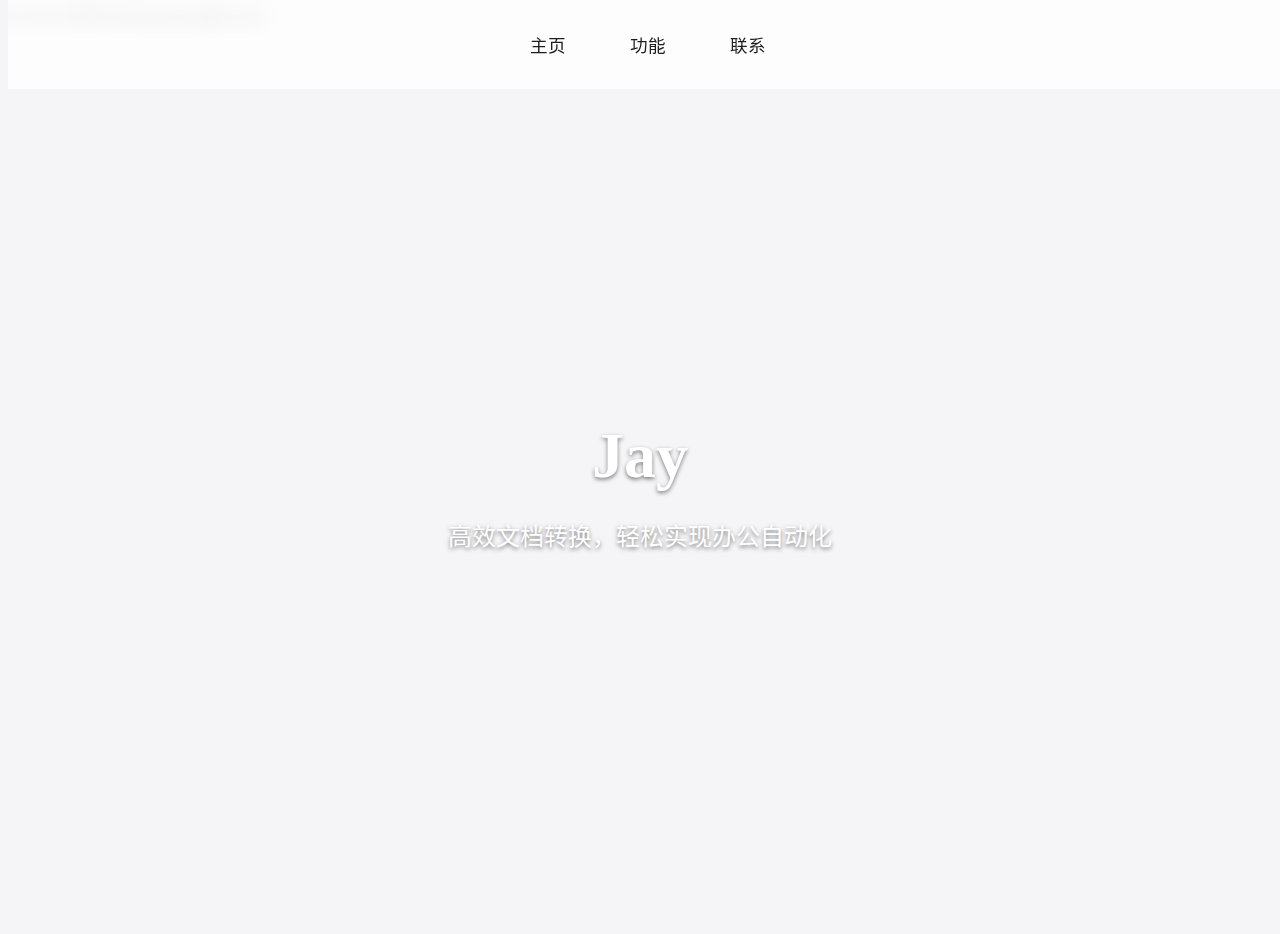
<file: index.html>
C:\Users\29033\Desktop\Jay\pdftoword<!DOCTYPE html>
<html lang="zh-CN">
<head>
    <meta charset="UTF-8">
    <meta name="viewport" content="width=device-width, initial-scale=1.0">
    <title>Jay - 主页</title>
    <link rel="stylesheet" href="style.css">
</head>
<body>
    <header>
        <nav>
            <ul>
                <li><a href="index.html">主页</a></li>
                <li><a href="features.html">功能</a></li>
                <li><a href="contact.html">联系</a></li>
            </ul>
        </nav>
    </header>

    <section class="hero">
<video id="bg-video" autoplay muted loop>
    <source src="C:/Users/29033/Desktop/Jay/videos/background.mp4" type="video/mp4">
    Your browser does not support HTML5 video.
</video>
        
        <div class="hero-content">
            <h1>Jay</h1>
            <p>高效文档转换，轻松实现办公自动化</p>
        </div>
    </section>

    <script src="script.js"></script>
</body>
</html>
</file>
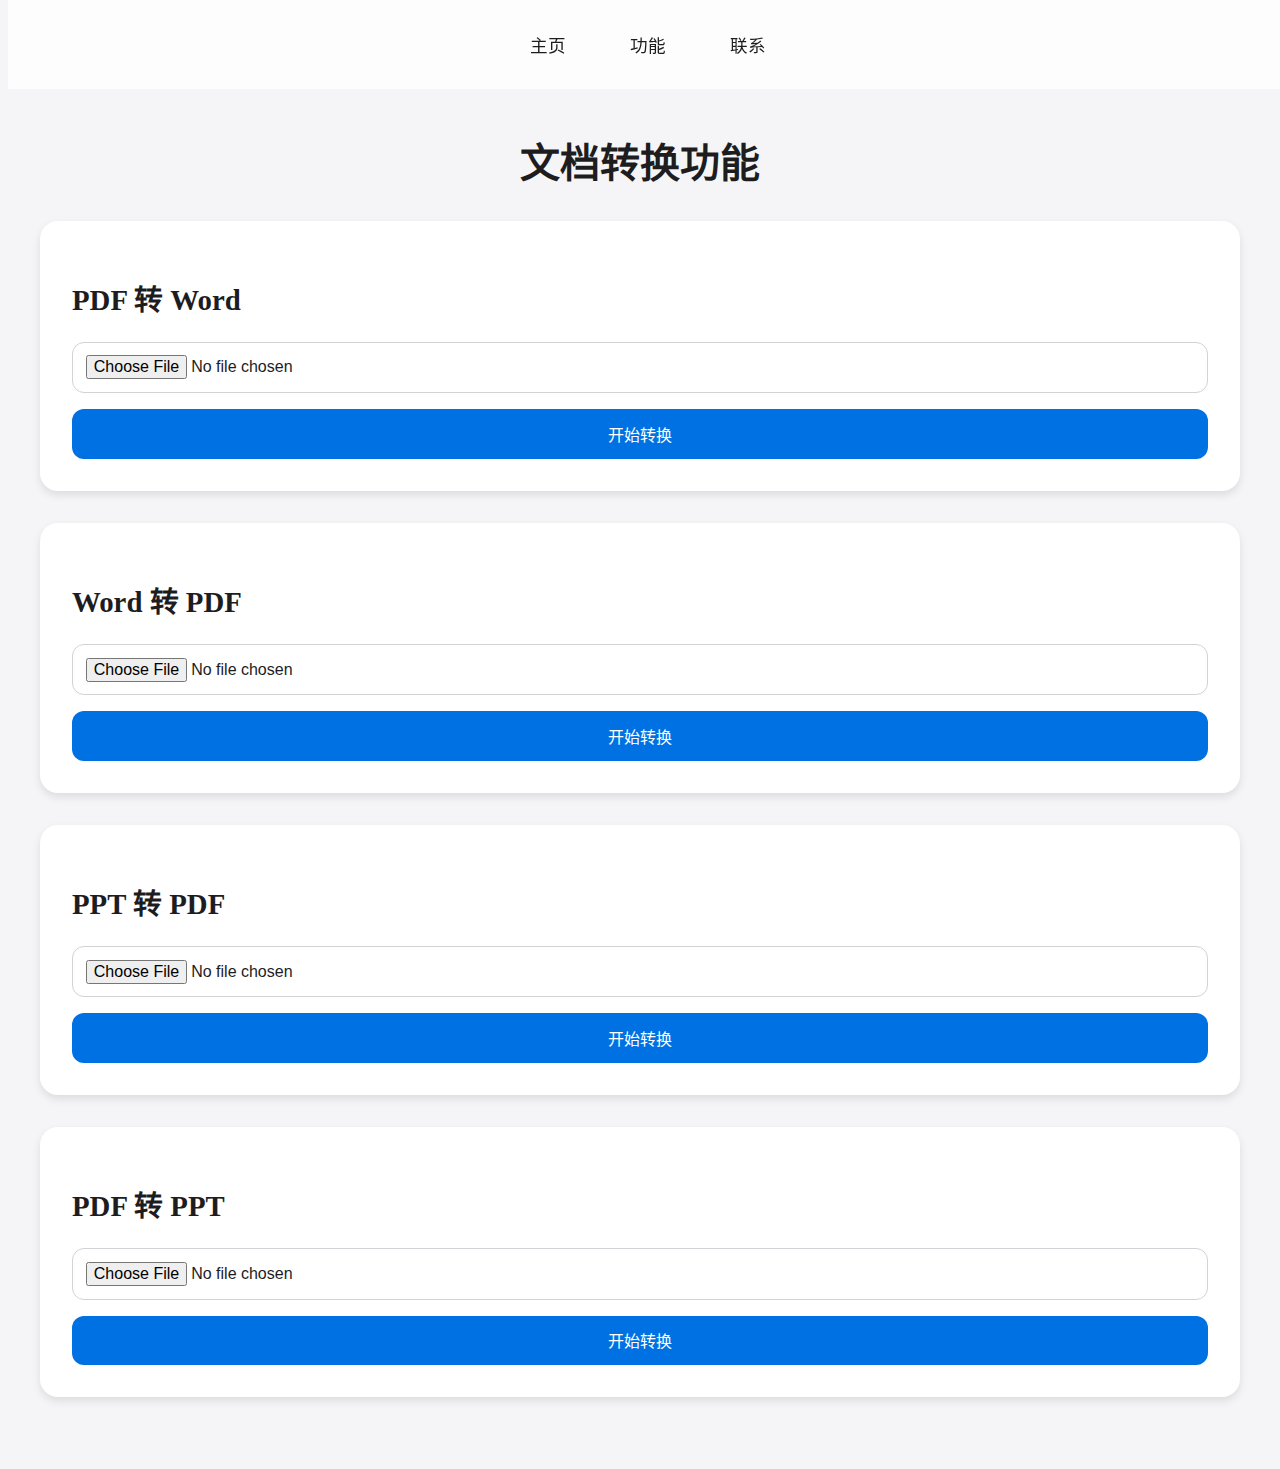
<file: features.html>
<!DOCTYPE html>
<html lang="zh-CN">

  <head>
    <meta charset="UTF-8">
    <meta name="viewport" content="width=device-width, initial-scale=1.0">
    <title>Jay - 功能</title>
    <link rel="stylesheet" href="style.css">
    <script src="./script.js"></script>
  </head>

  <body>
    <header>
      <nav>
        <ul>
          <li><a href="index.html">主页</a></li>
          <li><a href="features.html">功能</a></li>
          <li><a href="contact.html">联系</a></li>
        </ul>
      </nav>
    </header>

    <main class="features-container">
      <h1>文档转换功能</h1>

      <!-- PDF转Word -->
      <div class="feature-card">
        <h2>PDF 转 Word</h2>
        <form id="pdf-to-word-form">
          <input type="file" id="pdf-file" accept=".pdf" required>
          <button type="button"
            onclick="javascript:formatConverter('pdf-file', 'docx')">开始转换</button>
        </form>
      </div>

      <!-- Word转PDF -->
      <div class="feature-card">
        <h2>Word 转 PDF</h2>
        <form id="word-to-pdf-form">
          <input type="file" id="word-file" accept=".doc,.docx" required>
          <button type="button"
            onclick="javascript:formatConverter('word-file', 'pdf')">开始转换</button>
        </form>
      </div>

      <!-- PPT转PDF -->
      <div class="feature-card">
        <h2>PPT 转 PDF</h2>
        <form id="ppt-to-pdf-form">
          <input type="file" id="ppt-file" accept=".ppt,.pptx" required>
          <button type="button"
            onclick="javascript:formatConverter('ppt-file', 'pdf')">开始转换</button>
        </form>
      </div>

      <!-- PDF转PPT -->
      <div class="feature-card">
        <h2>PDF 转 PPT</h2>
        <form id="pdf-to-ppt-form">
          <input type="file" id="pdf-file2" accept=".pdf" required>
          <button type="button"
            onclick="javascript:formatConverter('pdf-file2', 'pptx')">开始转换</button>
        </form>
      </div>
    </main>

  </body>

</html>
</file>
<file: style.css>
C:\Users\29033\Desktop\Jay\pdftoword/* 通用样式 */
* {
    margin: 0;
    padding: 0;
    box-sizing: border-box;
    font-family: -apple-system, BlinkMacSystemFont, sans-serif;
}

body {
    color: #1d1d1f;
    background-color: #f5f5f7;
}

/* 导航栏 */
header {
    position: fixed;
    top: 0;
    width: 100%;
    background: rgba(255, 255, 255, 0.8);
    backdrop-filter: blur(10px);
    z-index: 100;
}

nav ul {
    display: flex;
    justify-content: center;
    list-style: none;
    padding: 1rem;
}

nav li {
    margin: 0 2rem;
}

nav a {
    text-decoration: none;
    color: #1d1d1f;
    font-size: 1.1rem;
    transition: opacity 0.3s;
}

nav a:hover {
    opacity: 0.7;
}

/* 主内容区 */
.hero {
    position: relative;
    height: 100vh;
    display: flex;
    justify-content: center;
    align-items: center;
    text-align: center;
    overflow: hidden;
}

#bg-video {
    position: absolute;
    top: 50%;
    left: 50%;
    width: 100%;
    height: 100%;
    object-fit: cover;
    transform: translate(-50%, -50%);
    z-index: -1;
}

.hero-content {
    position: relative;
    z-index: 1;
    color: white;
    text-shadow: 0 2px 4px rgba(0, 0, 0, 0.5);
}

.hero-content h1 {
    font-size: 4rem;
    font-weight: 600;
    margin-bottom: 1rem;
}

.hero-content p {
    font-size: 1.5rem;
    font-weight: 300;
}

/* 功能页面样式 */
.features-container {
    padding: 6rem 2rem 2rem;
    max-width: 1200px;
    margin: 0 auto;
}

.features-container h1 {
    font-size: 2.5rem;
    margin-bottom: 2rem;
    text-align: center;
}

.feature-card {
    background: white;
    border-radius: 18px;
    padding: 2rem;
    margin-bottom: 2rem;
    box-shadow: 0 4px 8px rgba(0, 0, 0, 0.1);
    transition: transform 0.3s, box-shadow 0.3s;
}

.feature-card:hover {
    transform: translateY(-5px);
    box-shadow: 0 6px 12px rgba(0, 0, 0, 0.15);
}

.feature-card h2 {
    font-size: 1.8rem;
    margin-bottom: 1.5rem;
    color: #1d1d1f;
}

form {
    display: flex;
    flex-direction: column;
    gap: 1rem;
}

input[type="file"] {
    padding: 0.8rem;
    border: 1px solid #d2d2d7;
    border-radius: 12px;
    font-size: 1rem;
}

button {
    background-color: #0071e3;
    color: white;
    border: none;
    padding: 0.8rem 1.5rem;
    border-radius: 12px;
    font-size: 1rem;
    cursor: pointer;
    transition: background-color 0.3s;
}

button:hover {
    background-color: #0062c9;
}

.result-area {
    margin-top: 1.5rem;
    padding: 1rem;
    border-radius: 12px;
    background-color: #f5f5f7;
    min-height: 100px;
    display: flex;
    flex-direction: column;
    gap: 1rem;
}

.result-area a {
    display: inline-block;
    background-color: #0071e3;
    color: white;
    padding: 0.8rem 1.5rem;
    border-radius: 12px;
    text-decoration: none;
    text-align: center;
    transition: background-color 0.3s;
}

.result-area a:hover {
    background-color: #0062c9;
}

.result-area p {
    color: #1d1d1f;
    font-size: 1rem;
    line-height: 1.5;
}

/* 联系页面样式 */
.contact-container {
    padding: 6rem 2rem 2rem;
    max-width: 800px;
    margin: 0 auto;
}

.contact-container h1 {
    font-size: 2.5rem;
    margin-bottom: 2rem;
    text-align: center;
}

.contact-info, .payment-qr {
    background: white;
    border-radius: 18px;
    padding: 2rem;
    margin-bottom: 2rem;
    box-shadow: 0 4px 8px rgba(0, 0, 0, 0.1);
}

.contact-info h2, .payment-qr h2 {
    font-size: 1.8rem;
    margin-bottom: 1.5rem;
    color: #1d1d1f;
}

.contact-info p {
    font-size: 1.1rem;
    line-height: 1.6;
}

.contact-info a {
    color: #0071e3;
    text-decoration: none;
}

.contact-info a:hover {
    text-decoration: underline;
}

.payment-qr img {
    display: block;
    width: 300px;
    height: 300px;
    margin: 1rem auto 0;
    border-radius: 12px;
    object-fit: contain;
    background: white;
    padding: 1rem;
}
</file>
